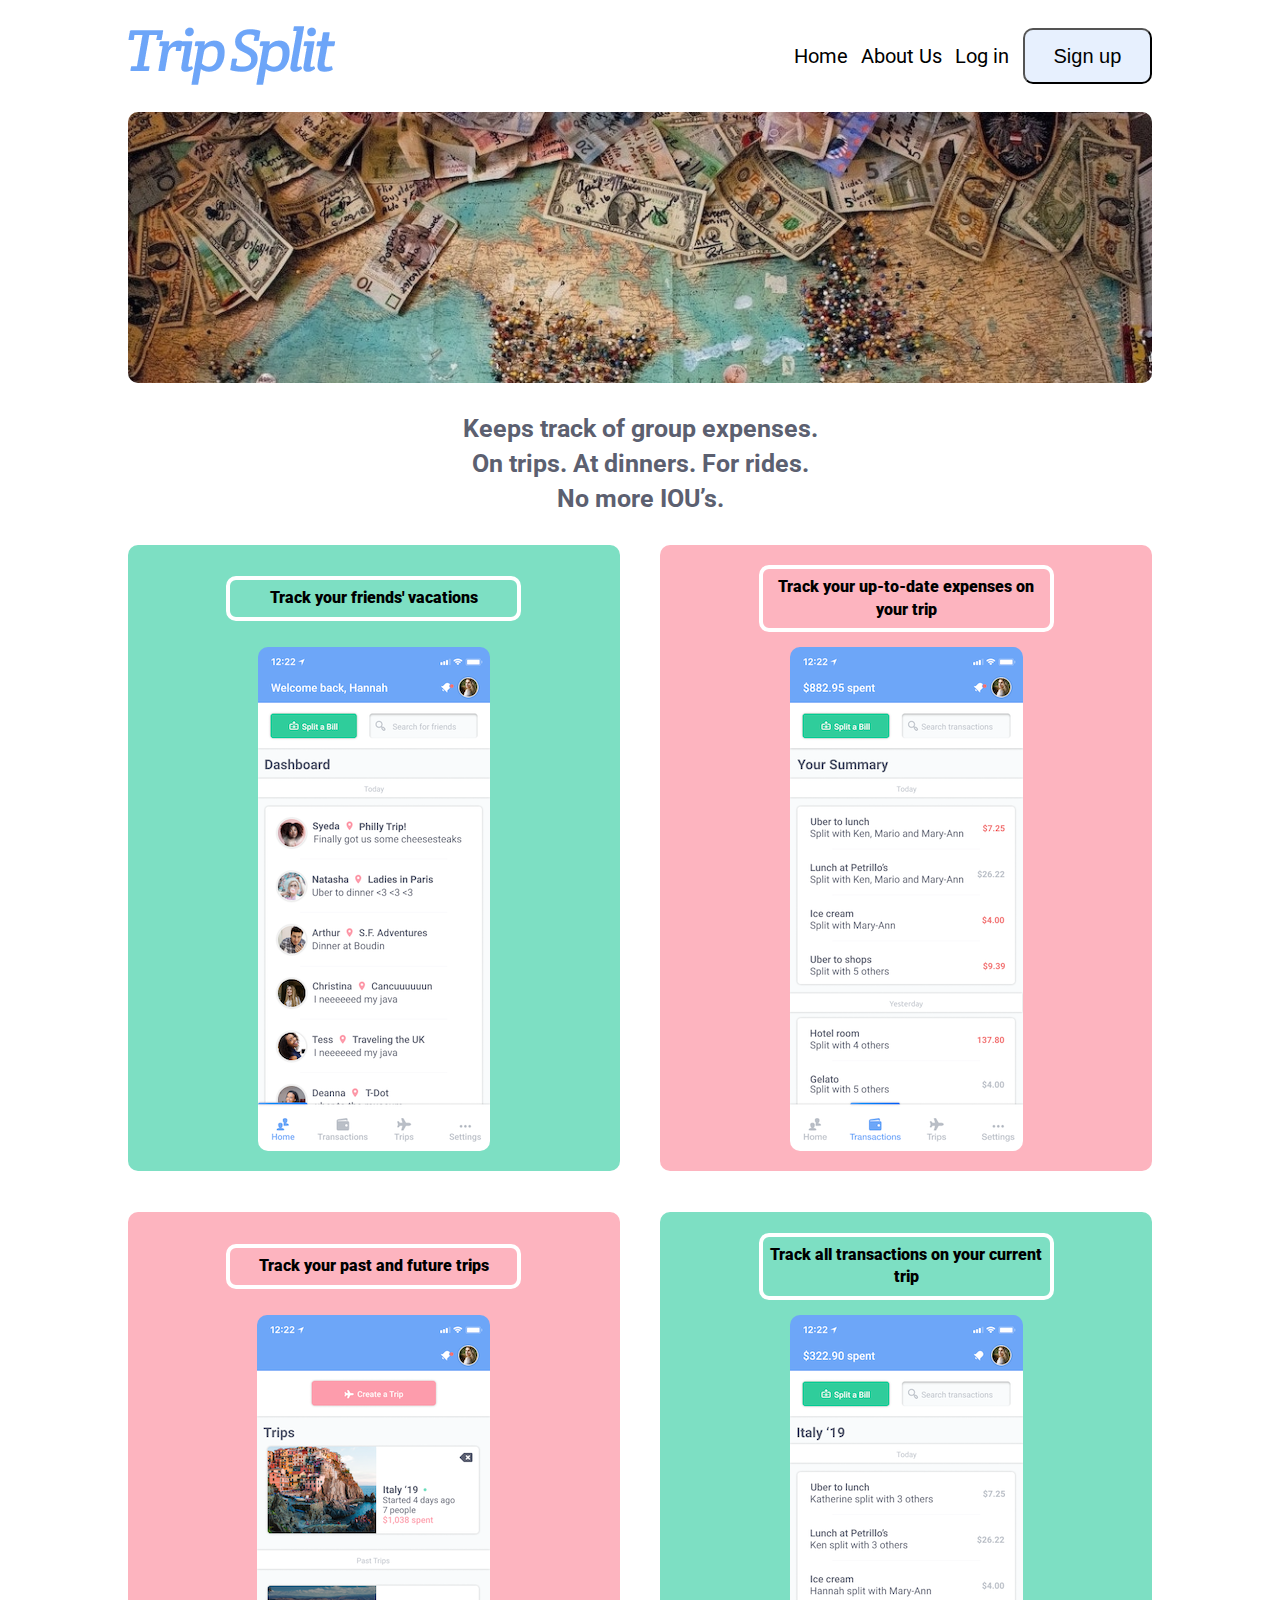
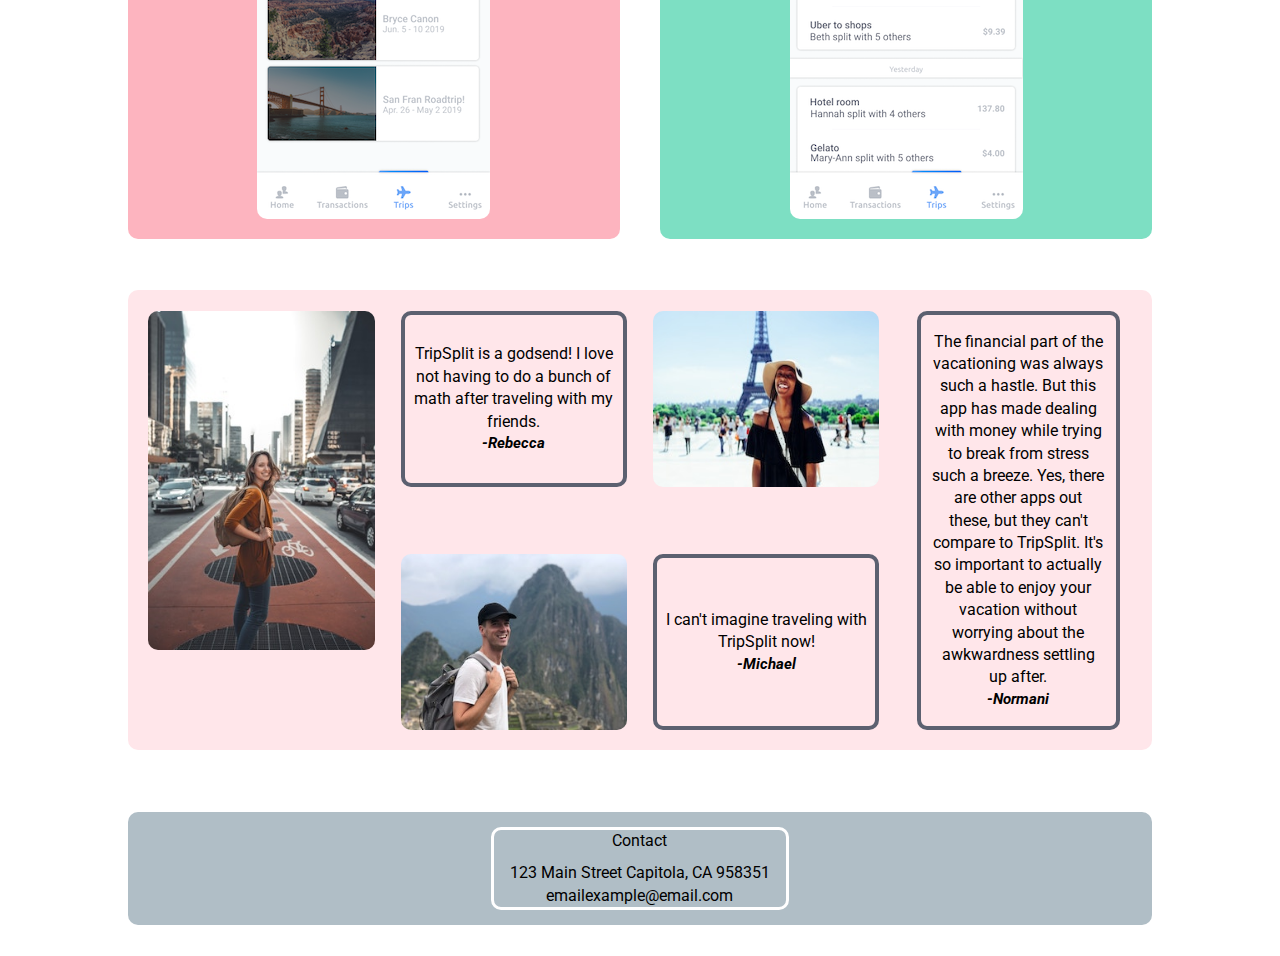
<file: index.html>
<!DOCTYPE html>
<html lang="en">
<head>
    <meta charset="UTF-8">
    <link href="css/index.css" rel="stylesheet">
    <link href="https://fonts.googleapis.com/css?family=Roboto&display=swap" rel="stylesheet">
    <meta name="viewport" content="width=device-width, initial-scale=1.0">
    <meta http-equiv="X-UA-Compatible" content="ie=edge">
    <title>Document</title>
</head>
<body>
    <div class="container"> 

        <header>
            <nav>
                <div class="logo">
                    <img src="img/Trip Split.png" alt="Trip Split logo">
                </div>

                <div class="links">
                    <a href="index.html">Home</a>
                    <a href="about.html">About Us</a>
                    <a href="https://tripsplit.now.sh/login">Log in</a>

                    <button>
                        <a href="https://tripsplit.now.sh/register">Sign up</a>
                    </button>
                </div>
            </nav>
        </header> 


        <section class="hero">

            <div class="heroImgs">
                <img id="map" src="img/heroImg.jpg" alt="A map with money">
            </div>

            <div class="heroText">
                <p>
                        Keeps track of group expenses. <br> On trips. At dinners. For rides. <br> No more IOU’s.
                </p>
            </div>

        </section>

        

        <section class="mainPics">
            <div class="topPics">
                <div class="dashboard">
                    <div class="text">
                        <p>
                            Track your friends' vacations
                        </p>
                    </div>

                    <div class="imgContainer">
                        <img src="img/dashboard.png" alt="Picture of dashboard screen">
                    </div>
                </div>

                <div class="userSummary">
                    <div class="text">
                        <p>
                            Track your up-to-date expenses on your trip
                        </p>
                    </div>

                    <div class="imgContainer">
                        <img src="img/userSummary.png" alt="Picture of user summary screen">
                    </div>
                </div>
            </div>

            <div class="bottomPics">
                <div class="mainTrips">
                    <div class="text">
                        <p>
                            Track your past and future trips
                        </p>
                    </div>

                    <div class="imgContainer">
                        <img src="img/mainTrips.png" alt="Picture of main trips screen">
                    </div>
                </div>

                <div class="tripSummary">
                    <div class="text">
                        <p>
                            Track all transactions on your current trip
                        </p>
                    </div>

                    <div class="imgContainer">
                        <img src="img/tripSummary.png" alt="Picture of trip summary screen">
                    </div>
                </div>

            </div>

        </section>

        <section class="testimonials">

            <div class="firstCol">
                <div class="testImg">
                    <img src="img/person1.jpg" alt="Testimonal Pic 1">
                </div>
            </div>

            <div class="secondCol">
                <div class="speech-bubble">
                    <p>TripSplit is a godsend! I love not having to do a bunch of math after traveling with my friends.</p>
                    <p class="strong">-Rebecca</p>
                </div>

                <div class="testImg">
                    <img src="img/person2.jpg" alt="Tesimonial Pic 2">
                </div>
            </div>

            <div class="thirdCol">
                <div class="speech-bubble">
                    <p>I can't imagine traveling with TripSplit now!</p>
                    <p class="strong">-Michael</p>
                </div>

                <div class="testImg">
                    <img src="img/person3.jpg" alt="Testimonial Pic 3">
                </div>
            </div>

            <div class="fourthCol">
                <div class="speech-bubble">
                    <p>The financial part of the vacationing was always such a hastle. But this app has made dealing with money while trying to break from stress such a breeze. Yes, there are other apps out these, but they can't compare to TripSplit. It's so important to actually be able to enjoy your vacation without worrying about the awkwardness settling up after.</p>
                    <p class="strong">-Normani</p>
                </div>
            </div>
        </section>

        <footer>
            <div class="address">
                <p>Contact</p><br>
                <p>123 Main Street Capitola, CA 958351</p>
                <p>emailexample@email.com</p>
            </div>
        </footer>
    </div>
</body>
</html>
</file>
<file: css/index.css>
/* http://meyerweb.com/eric/tools/css/reset/ 
   v2.0 | 20110126
   License: none (public domain)
*/
html,
body,
div,
span,
applet,
object,
iframe,
h1,
h2,
h3,
h4,
h5,
h6,
p,
blockquote,
pre,
a,
abbr,
acronym,
address,
big,
cite,
code,
del,
dfn,
em,
img,
ins,
kbd,
q,
s,
samp,
small,
strike,
strong,
sub,
sup,
tt,
var,
b,
u,
i,
center,
dl,
dt,
dd,
ol,
ul,
li,
fieldset,
form,
label,
legend,
table,
caption,
tbody,
tfoot,
thead,
tr,
th,
td,
article,
aside,
canvas,
details,
embed,
figure,
figcaption,
footer,
header,
hgroup,
menu,
nav,
output,
ruby,
section,
summary,
time,
mark,
audio,
video {
  margin: 0;
  padding: 0;
  border: 0;
  font-size: 100%;
  font: inherit;
  vertical-align: baseline;
}
/* HTML5 display-role reset for older browsers */
article,
aside,
details,
figcaption,
figure,
footer,
header,
hgroup,
menu,
nav,
section {
  display: block;
}
body {
  line-height: 1;
}
ol,
ul {
  list-style: none;
}
blockquote,
q {
  quotes: none;
}
blockquote:before,
blockquote:after,
q:before,
q:after {
  content: '';
  content: none;
}
table {
  border-collapse: collapse;
  border-spacing: 0;
}
* {
  box-sizing: border-box;
}
html {
  font-size: 62.5%;
}
html,
body {
  font-family: 'Roboto', sans-serif;
}
h1,
h2,
h3,
h4,
h5 {
  font-family: 'Russo One', sans-serif;
}
h1 {
  font-size: 4rem;
}
h2 {
  font-size: 3.2rem;
}
h3 {
  font-size: 2.8rem;
}
p {
  font-size: 1.6rem;
  line-height: 1.4;
}
.container {
  display: flex;
  justify-content: center;
  flex-direction: column;
  width: 80%;
  margin: 0 auto;
}
.topPics {
  display: flex;
  flex-direction: column;
  width: 100%;
}
@media (max-width: 500px) {
  .container {
    width: 90%;
  }
}
nav {
  flex-direction: row;
  display: flex;
  justify-content: space-between;
  padding: 2.5% 0;
}
nav .links {
  align-items: center;
  width: 35%;
  display: flex;
  justify-content: space-between;
}
nav .links a {
  font-size: 2rem;
  color: black;
  text-decoration: none;
}
nav .links button {
  border-color: black;
  border-radius: 10px;
  padding: 4% 8%;
  background: #E7F0FE;
}
nav .links button:hover {
  background: #6DA4F8;
}
nav .links button a:hover {
  color: white;
}
@media (max-width: 500px) {
  nav {
    flex-direction: column;
    display: flex;
    align-items: center;
  }
  nav .links {
    display: flex;
    flex-direction: column;
    padding-top: 2%;
    width: 100%;
  }
  nav .links a,
  nav .links button {
    margin: 1%;
  }
  nav .links button {
    width: 40%;
    padding: 1.5% 2%;
  }
}
footer {
  margin: 3% 0;
  padding: 1.5%;
  background: #B0BEC6;
  border-radius: 10px;
  display: flex;
  justify-content: center;
}
footer .address {
  border: 3px solid white;
  width: 30%;
  border-radius: 10px;
  text-align: center;
}
@media (max-width: 500px) {
  footer {
    width: 100%;
  }
  footer .address {
    width: 80%;
  }
}
.hero {
  align-items: center;
  display: flex;
  flex-direction: column;
}
.hero .heroImgs {
  display: flex;
  flex-direction: row-reverse;
}
.hero .heroImgs #map {
  width: 100%;
  border-radius: 10px;
}
.hero .heroText p {
  width: 100%;
  text-align: center;
  font-size: 2.5rem;
  font-weight: bold;
  padding: 8% 0;
  color: #5C6070;
}
.mainPics .topPics {
  margin-bottom: 4%;
}
.mainPics .topPics,
.mainPics .bottomPics {
  justify-content: space-between;
  display: flex;
  flex-direction: row;
}
.mainPics .topPics .dashboard,
.mainPics .bottomPics .dashboard,
.mainPics .topPics .userSummary,
.mainPics .bottomPics .userSummary,
.mainPics .topPics .mainTrips,
.mainPics .bottomPics .mainTrips,
.mainPics .topPics .tripSummary,
.mainPics .bottomPics .tripSummary {
  width: 48%;
  display: flex;
  flex-direction: column;
  padding: 2% 0;
  border-radius: 10px;
}
.mainPics .topPics .dashboard .text,
.mainPics .bottomPics .dashboard .text,
.mainPics .topPics .userSummary .text,
.mainPics .bottomPics .userSummary .text,
.mainPics .topPics .mainTrips .text,
.mainPics .bottomPics .mainTrips .text,
.mainPics .topPics .tripSummary .text,
.mainPics .bottomPics .tripSummary .text {
  margin: auto;
  width: 60%;
  border: 4px solid white;
  border-radius: 10px;
}
.mainPics .topPics .dashboard .text p,
.mainPics .bottomPics .dashboard .text p,
.mainPics .topPics .userSummary .text p,
.mainPics .bottomPics .userSummary .text p,
.mainPics .topPics .mainTrips .text p,
.mainPics .bottomPics .mainTrips .text p,
.mainPics .topPics .tripSummary .text p,
.mainPics .bottomPics .tripSummary .text p {
  text-align: center;
  padding: 2.5% 0;
  font-weight: 900;
}
.mainPics .topPics .dashboard .imgContainer,
.mainPics .bottomPics .dashboard .imgContainer,
.mainPics .topPics .userSummary .imgContainer,
.mainPics .bottomPics .userSummary .imgContainer,
.mainPics .topPics .mainTrips .imgContainer,
.mainPics .bottomPics .mainTrips .imgContainer,
.mainPics .topPics .tripSummary .imgContainer,
.mainPics .bottomPics .tripSummary .imgContainer {
  display: flex;
  justify-content: center;
  padding-top: 3%;
}
.mainPics .topPics .dashboard .imgContainer img,
.mainPics .bottomPics .dashboard .imgContainer img,
.mainPics .topPics .userSummary .imgContainer img,
.mainPics .bottomPics .userSummary .imgContainer img,
.mainPics .topPics .mainTrips .imgContainer img,
.mainPics .bottomPics .mainTrips .imgContainer img,
.mainPics .topPics .tripSummary .imgContainer img,
.mainPics .bottomPics .tripSummary .imgContainer img {
  border-radius: 10px;
}
.mainPics .topPics .dashboard,
.mainPics .bottomPics .dashboard,
.mainPics .topPics .tripSummary,
.mainPics .bottomPics .tripSummary {
  background: #7DDFC3;
}
.mainPics .topPics .userSummary,
.mainPics .bottomPics .userSummary,
.mainPics .topPics .mainTrips,
.mainPics .bottomPics .mainTrips {
  background: #FDB4BF;
}
.testimonials {
  margin-top: 5%;
  margin-bottom: 3%;
  display: flex;
  justify-content: space-between;
  background: #FFE6EA;
  padding: 2%;
  border-radius: 10px;
}
.testimonials .firstCol,
.testimonials .secondCol,
.testimonials .thirdCol,
.testimonials .fourthCol {
  width: 23%;
  display: flex;
  flex-direction: column;
}
.testimonials .firstCol .speech-bubble,
.testimonials .secondCol .speech-bubble,
.testimonials .thirdCol .speech-bubble,
.testimonials .fourthCol .speech-bubble {
  justify-content: center;
  display: flex;
  flex-direction: column;
  text-align: center;
  padding: 1%;
  border: 4px solid #5C6070;
  border-radius: 10px;
}
.testimonials .firstCol .speech-bubble P,
.testimonials .secondCol .speech-bubble P,
.testimonials .thirdCol .speech-bubble P,
.testimonials .fourthCol .speech-bubble P {
  text-align: center;
  font-size: 1.6rem;
}
.testimonials .firstCol .speech-bubble .strong,
.testimonials .secondCol .speech-bubble .strong,
.testimonials .thirdCol .speech-bubble .strong,
.testimonials .fourthCol .speech-bubble .strong {
  font-weight: 700;
  font-size: 1.5rem;
  font-style: italic;
}
.testimonials .firstCol .testImg,
.testimonials .secondCol .testImg,
.testimonials .thirdCol .testImg,
.testimonials .fourthCol .testImg {
  display: flex;
  justify-content: center;
}
.testimonials .firstCol .testImg img,
.testimonials .secondCol .testImg img,
.testimonials .thirdCol .testImg img,
.testimonials .fourthCol .testImg img {
  width: 100%;
  border-radius: 10px;
}
.testimonials .secondCol,
.testimonials .thirdCol {
  display: flex;
  justify-content: space-between;
}
.testimonials .secondCol .speech-bubble,
.testimonials .thirdCol .speech-bubble,
.testimonials .secondCol .testImg,
.testimonials .thirdCol .testImg {
  height: 42%;
}
.testimonials .thirdCol {
  display: flex;
  flex-direction: column-reverse;
}
.testimonials .fourthCol {
  display: flex;
  justify-content: center;
  align-items: center;
}
.testimonials .fourthCol .speech-bubble {
  width: 90%;
  padding: 7% 5%;
}
@media (max-width: 500px) {
  .mainPics {
    display: flex;
    flex-direction: column;
    align-content: center;
  }
  .mainPics .topPics,
  .mainPics .bottomPics {
    width: 100%;
  }
  .mainPics .topPics img,
  .mainPics .bottomPics img {
    display: none;
  }
}
@media (max-width: 500px) {
  .testimonials {
    display: flex;
    flex-direction: column;
  }
  .testimonials .firstCol,
  .testimonials .secondCol,
  .testimonials .thirdCol,
  .testimonials .fourthCol {
    width: 100%;
  }
  .testimonials .firstCol img,
  .testimonials .secondCol img,
  .testimonials .thirdCol img,
  .testimonials .fourthCol img {
    margin: 5% 0;
  }
  .testimonials .firstCol .speech-bubble,
  .testimonials .secondCol .speech-bubble,
  .testimonials .thirdCol .speech-bubble,
  .testimonials .fourthCol .speech-bubble {
    padding: 5% 1%;
  }
  .testimonials .thirdCol {
    display: flex;
    flex-direction: column;
  }
}
.cardContainer {
  background: #E7F0FE;
  padding: 3%;
  border-radius: 10px;
}
.cardContainer .card {
  border-radius: 10px;
}
.cardContainer .card .card-img-top {
  width: 100%;
  border-radius: 10px;
  object-fit: scale-down;
}
.cardContainer .card .card-body {
  width: 100%;
  display: flex;
  flex-direction: column;
  align-items: center;
}
.cardContainer .card .card-body .socialLinks {
  width: 100%;
  display: flex;
  justify-content: space-around;
}
</file>
